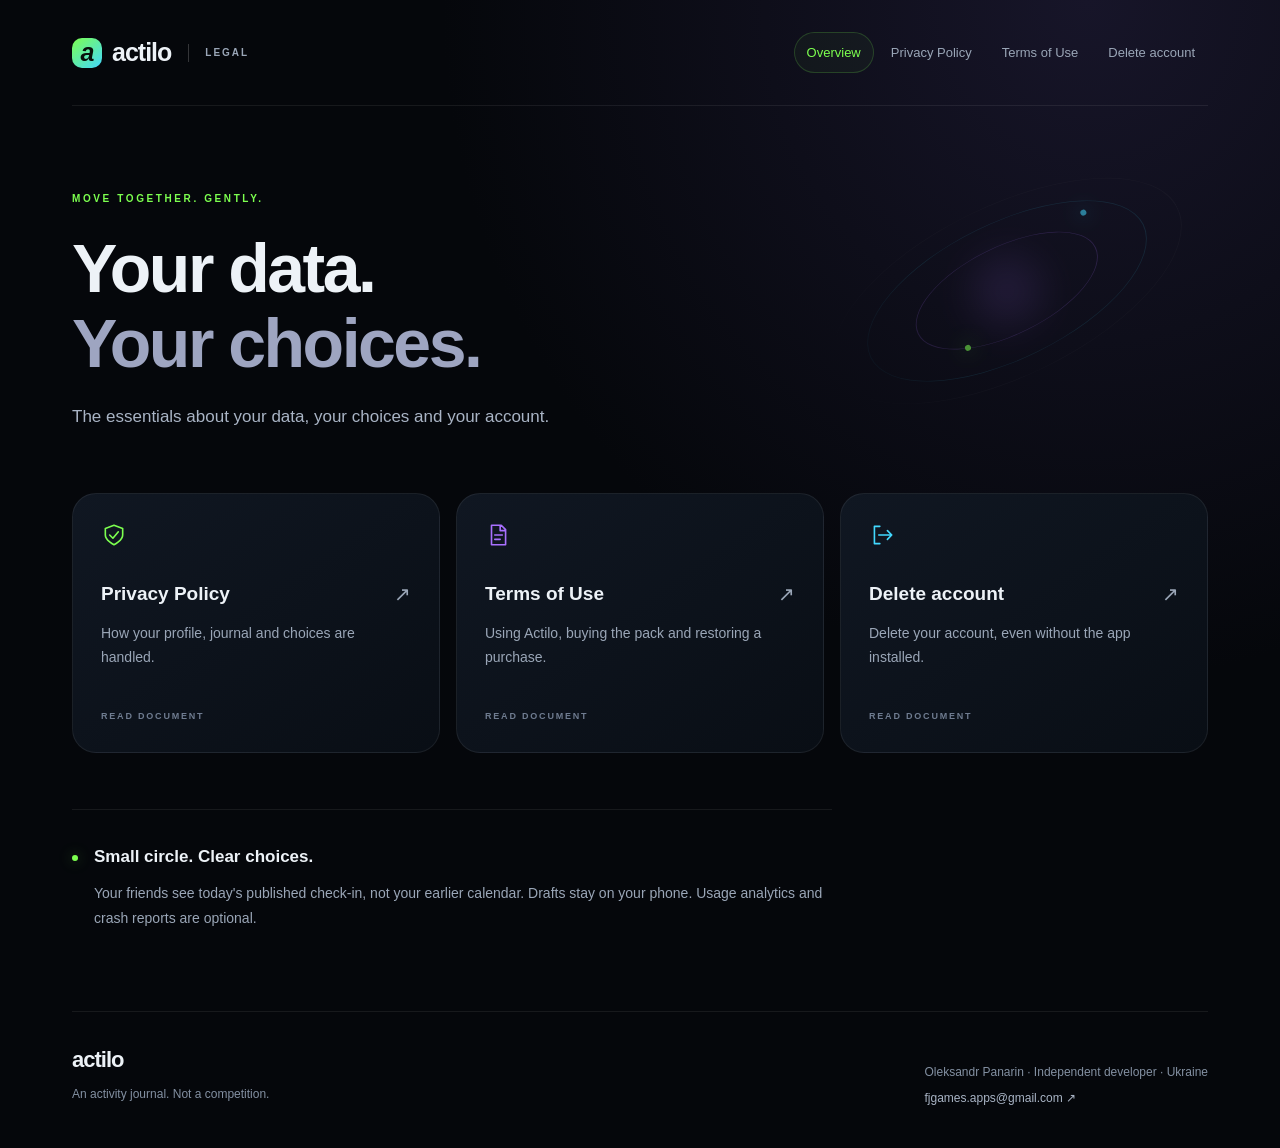
<file: index.html>
<!doctype html>
<html lang="en"><head><meta charset="utf-8"><meta name="viewport" content="width=device-width, initial-scale=1">
<meta name="theme-color" content="#05070b"><meta name="description" content="The essentials about your data, your choices and your account."><title>Legal documents — Actilo</title>
<link rel="stylesheet" href="styles.css"></head><body>
<a class="skip" href="#content">Skip to content</a><div class="wrap">
<header><a class="brand" href="index.html" aria-label="Actilo legal home"><span class="brand-mark" aria-hidden="true">a</span>actilo<span class="brand-label">LEGAL</span></a><nav aria-label="Legal documents"><a href="index.html" aria-current="page">Overview</a>
<a href="privacy-policy.html">Privacy Policy</a>
<a href="terms.html">Terms of Use</a>
<a href="delete-account.html">Delete account</a></nav></header>
<main id="content"><section class="hero"><p class="eyebrow">MOVE TOGETHER. GENTLY.</p><h1>Your data.<br><span>Your choices.</span></h1><p class="lede">The essentials about your data, your choices and your account.</p><div class="orbit-art" aria-hidden="true"><i></i><i></i><i></i><b></b></div></section><ul class="cards"><li><a href="privacy-policy.html"><svg viewBox="0 0 24 24" aria-hidden="true"><path d="M12 3 4 6v6c0 5 8 9 8 9s8-4 8-9V6l-8-3Z"/><path d="m8 12 3 3 5-6"/></svg><span class="card-title">Privacy Policy<b aria-hidden="true">↗</b></span><span>How your profile, journal and choices are handled.</span><small>READ DOCUMENT</small></a></li><li><a href="terms.html"><svg viewBox="0 0 24 24" aria-hidden="true"><path d="M6 3h9l4 4v14H6zM14 3v5h5M9 12h7M9 16h5"/></svg><span class="card-title">Terms of Use<b aria-hidden="true">↗</b></span><span>Using Actilo, buying the pack and restoring a purchase.</span><small>READ DOCUMENT</small></a></li><li><a href="delete-account.html"><svg viewBox="0 0 24 24" aria-hidden="true"><path d="M10 4H5v16h5M9 12h12m-4-4 4 4-4 4"/></svg><span class="card-title">Delete account<b aria-hidden="true">↗</b></span><span>Delete your account, even without the app installed.</span><small>READ DOCUMENT</small></a></li></ul><section class="plain-note"><span class="status-dot"></span><div><h2>Small circle. Clear choices.</h2><p>Your friends see today's published check-in, not your earlier calendar. Drafts stay on your phone. Usage analytics and crash reports are optional.</p></div></section></main>
<footer><div><a class="footer-brand" href="index.html">actilo</a><p>An activity journal. Not a competition.</p></div><div><p>Oleksandr Panarin · Independent developer · Ukraine</p><a href="mailto:fjgames.apps@gmail.com">fjgames.apps@gmail.com ↗</a></div></footer>

</div></body></html>
</file>
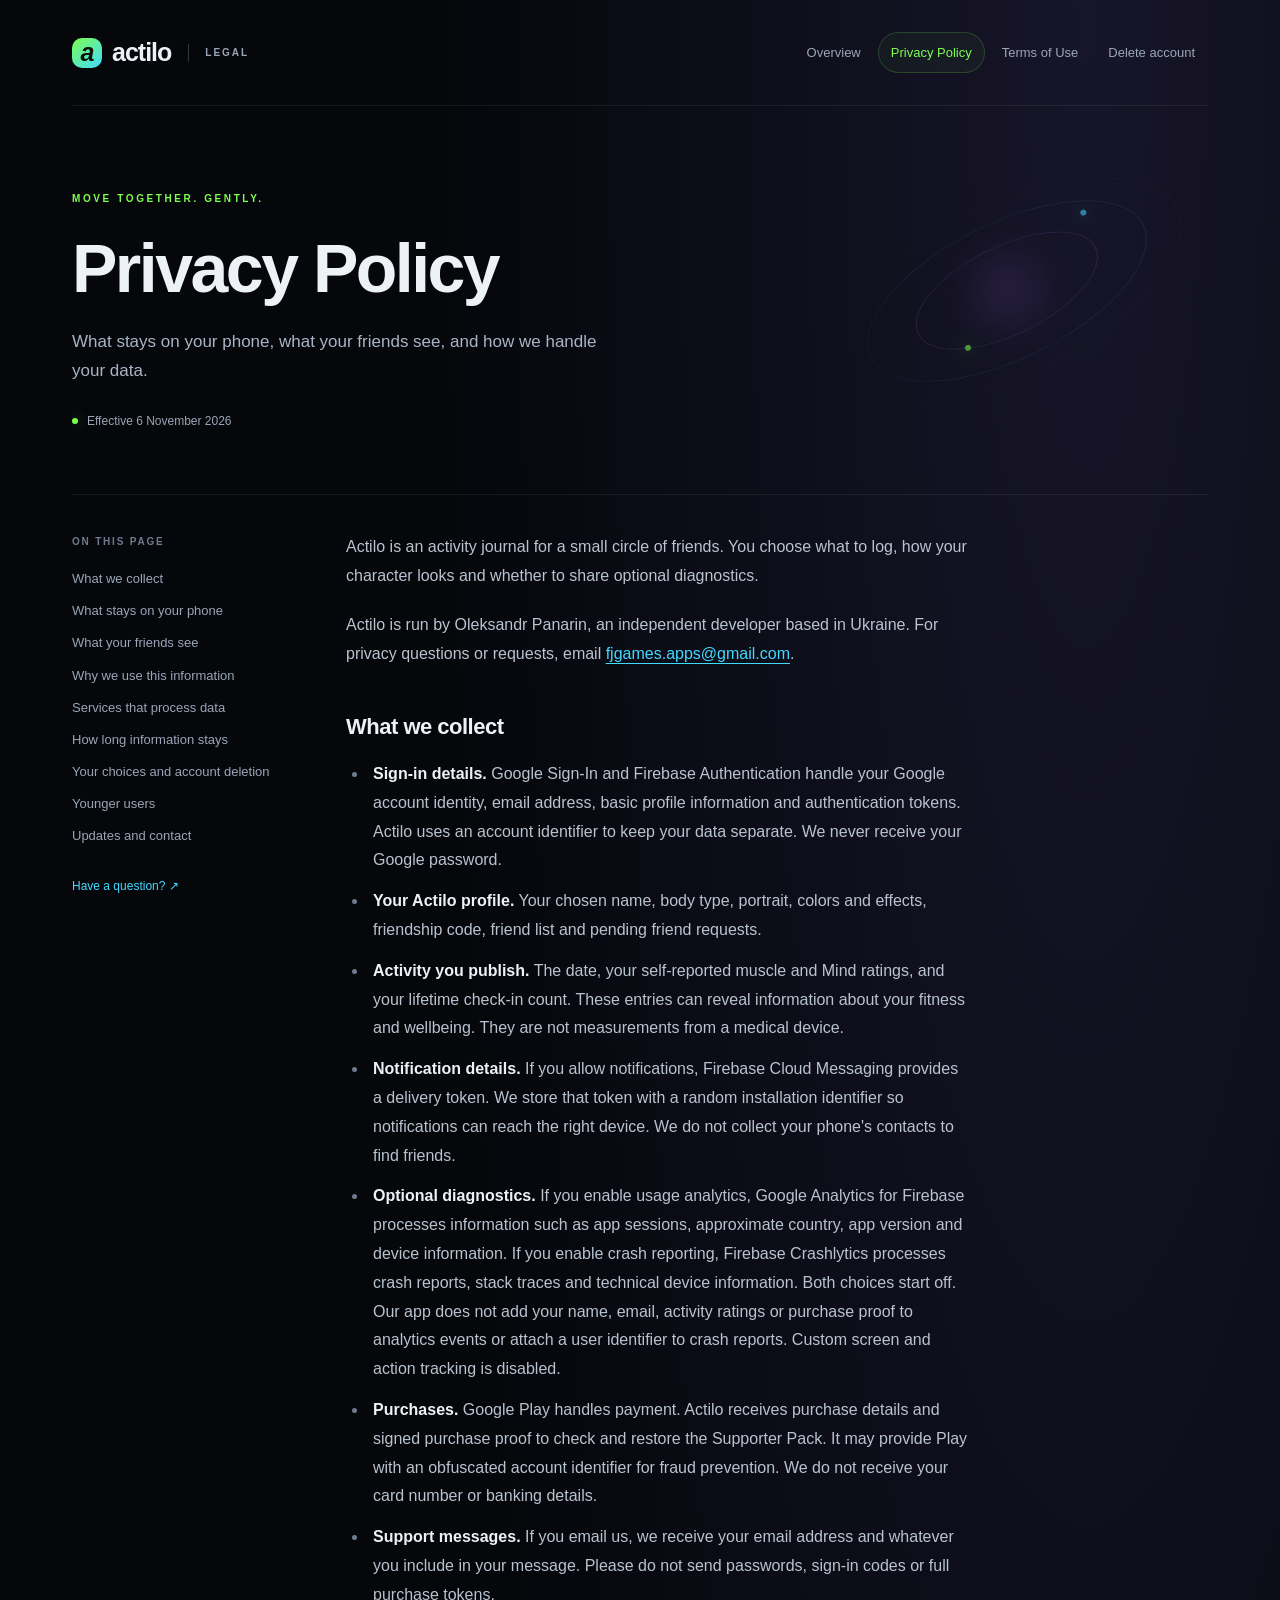
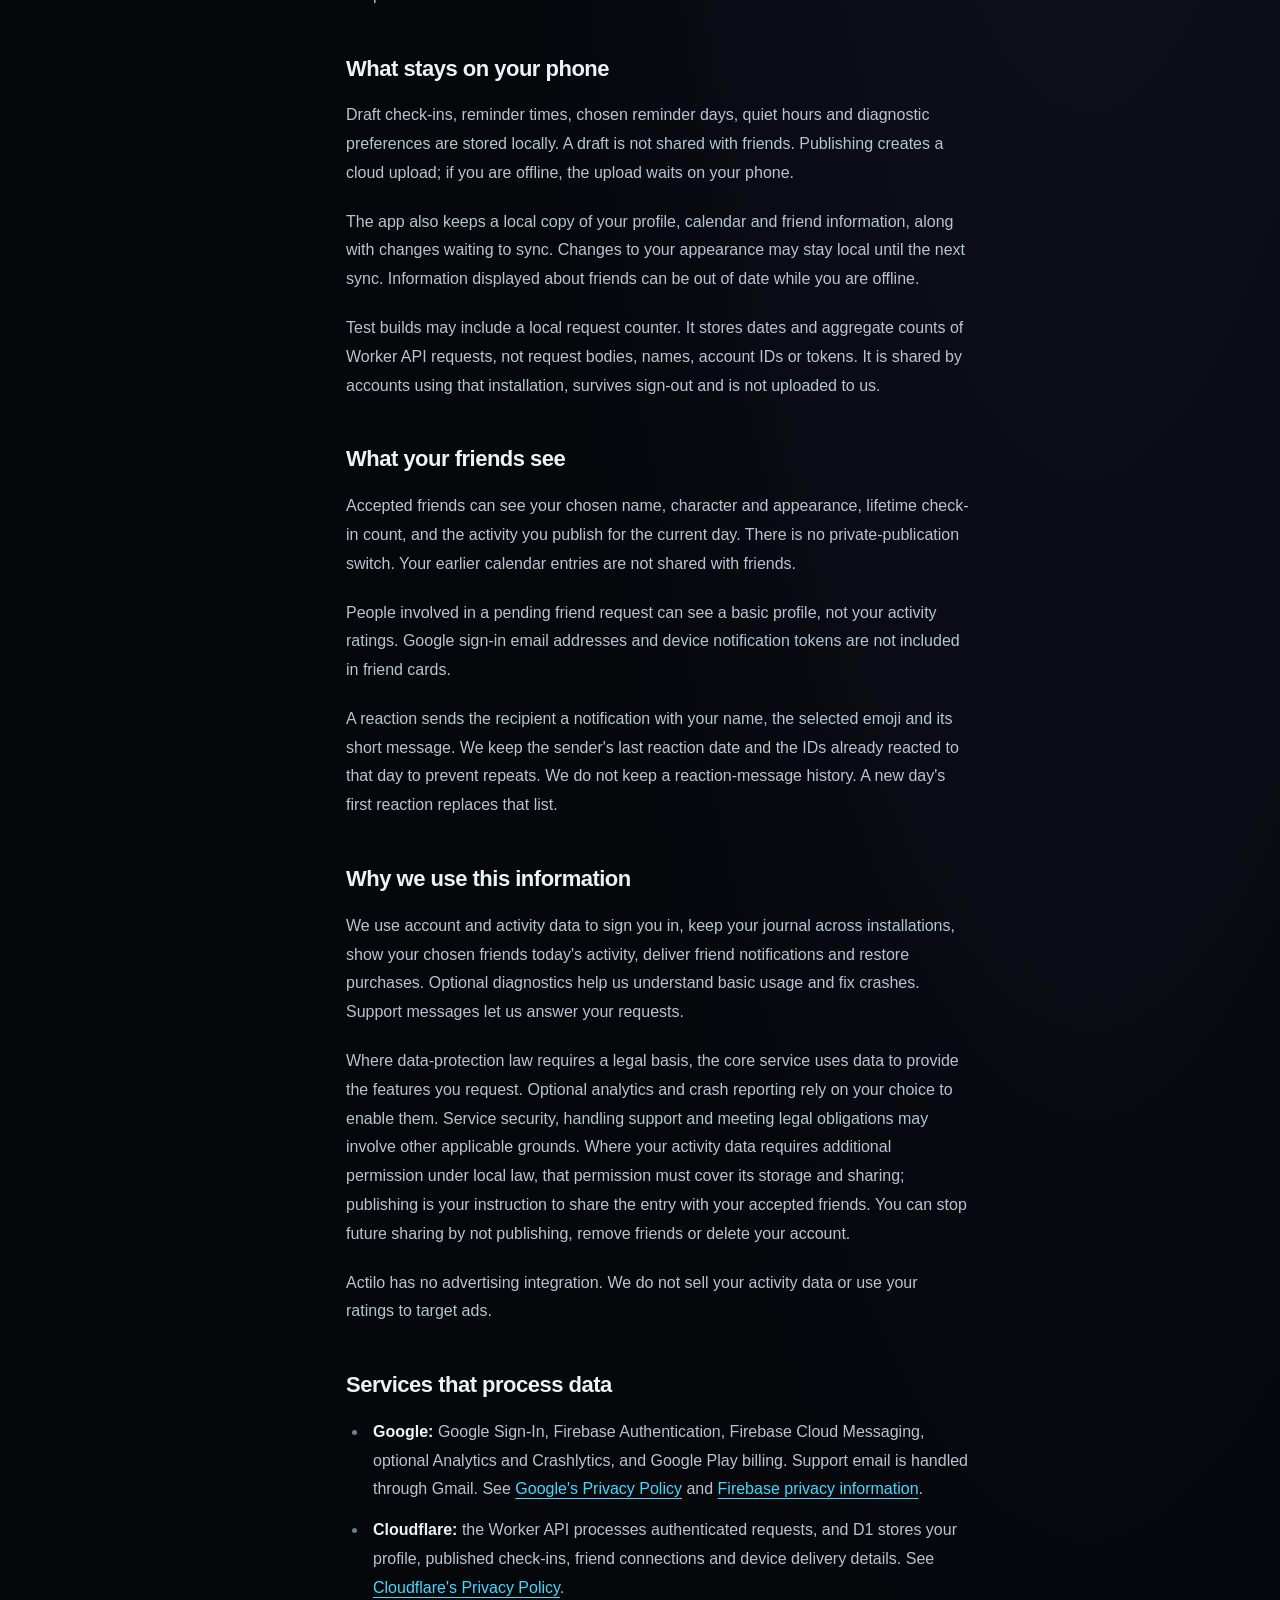
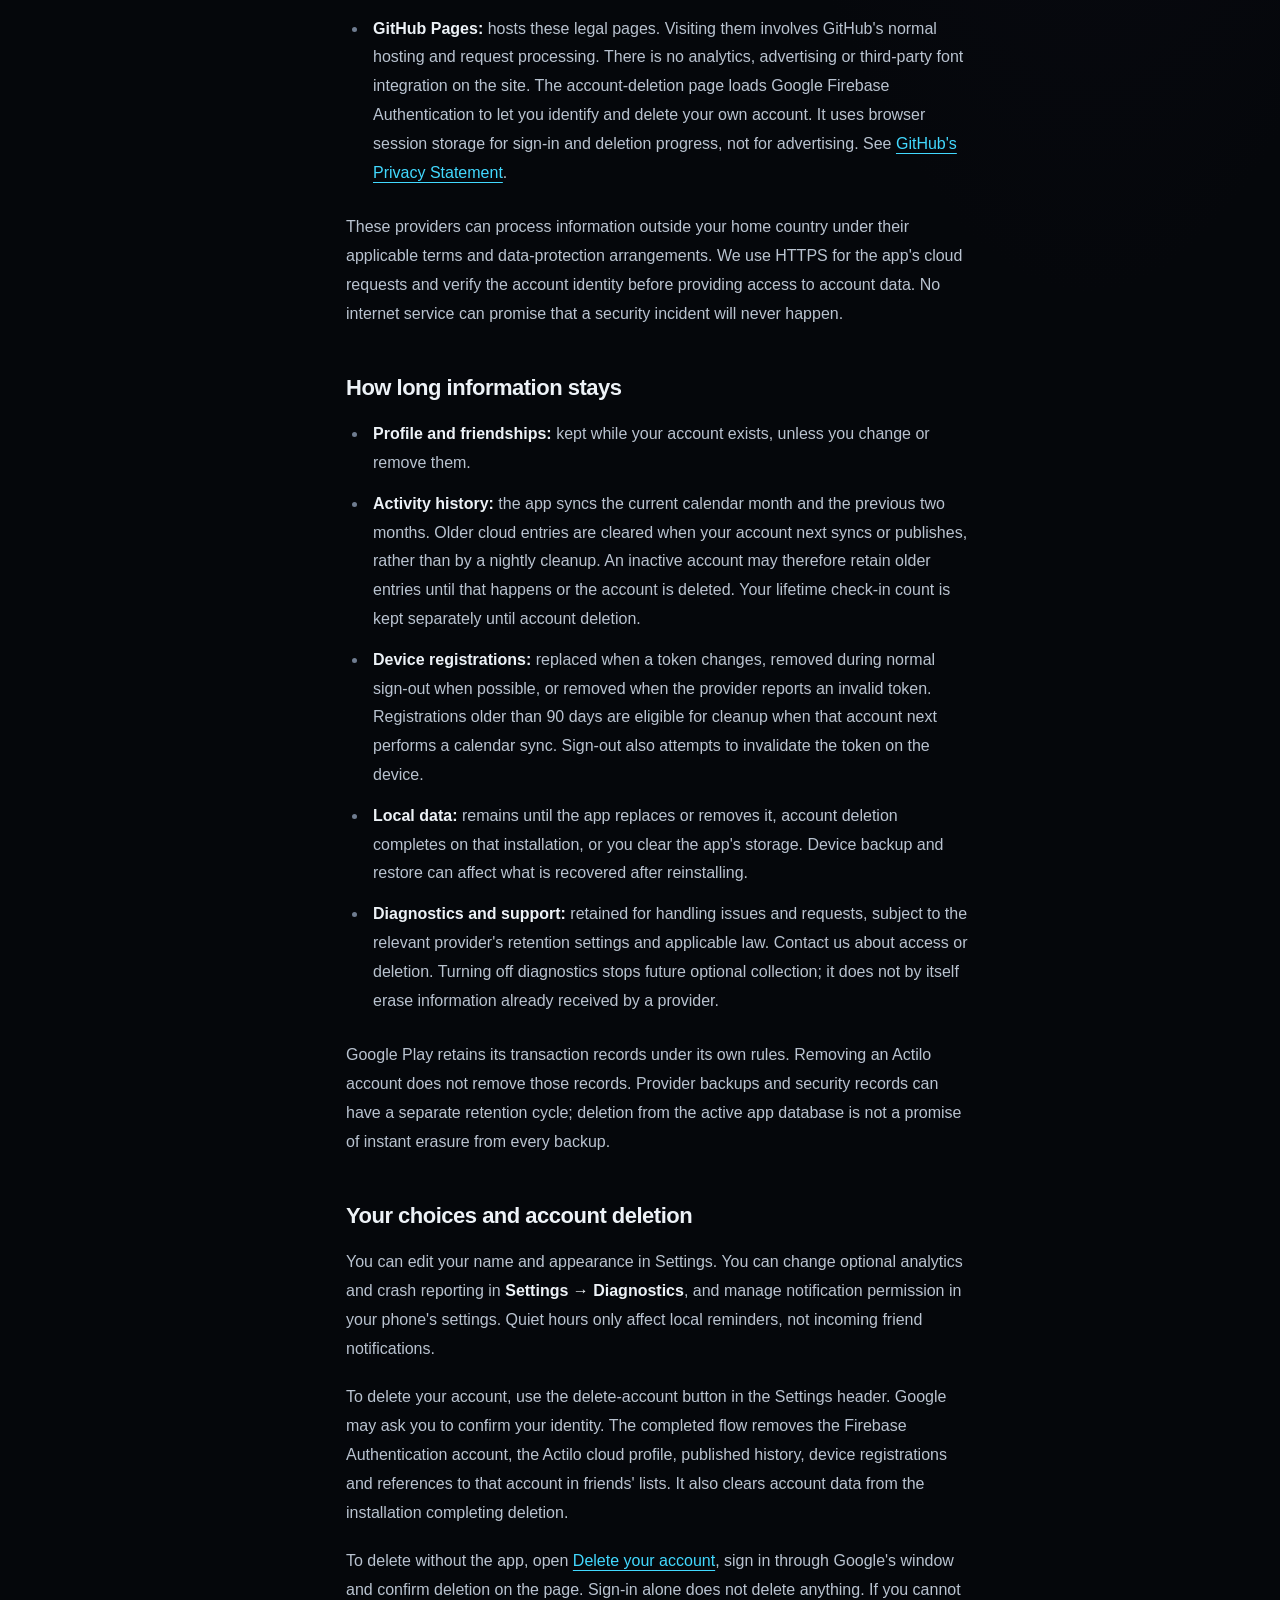
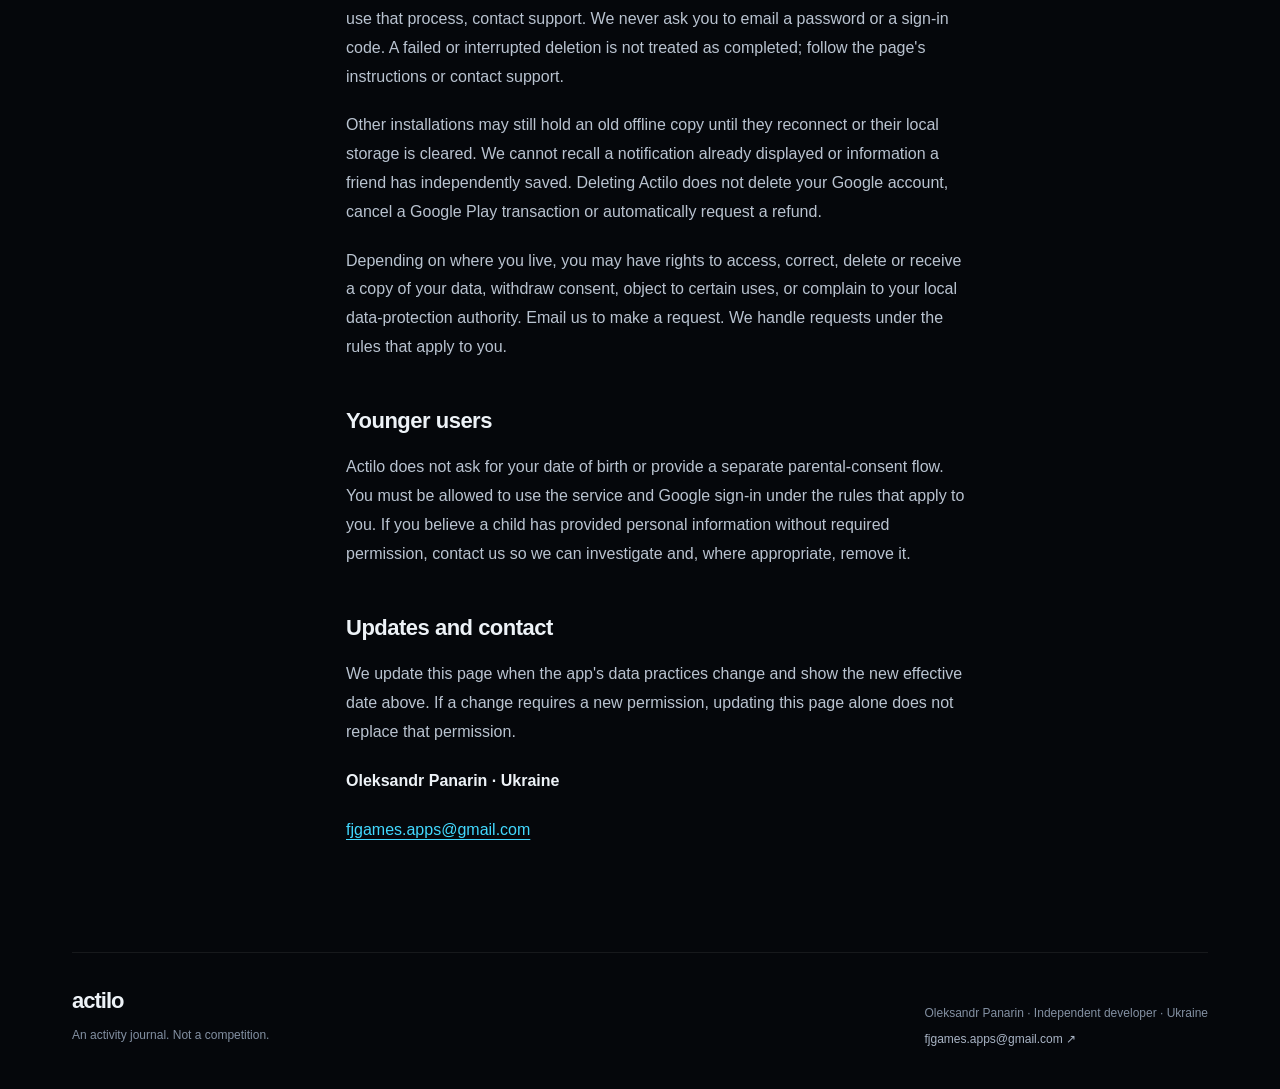
<file: privacy-policy.html>
<!doctype html>
<html lang="en"><head><meta charset="utf-8"><meta name="viewport" content="width=device-width, initial-scale=1">
<meta name="theme-color" content="#05070b"><meta name="description" content="What stays on your phone, what your friends see, and how we handle your data."><title>Privacy Policy — Actilo</title>
<link rel="stylesheet" href="styles.css"></head><body>
<a class="skip" href="#content">Skip to content</a><div class="wrap">
<header><a class="brand" href="index.html" aria-label="Actilo legal home"><span class="brand-mark" aria-hidden="true">a</span>actilo<span class="brand-label">LEGAL</span></a><nav aria-label="Legal documents"><a href="index.html">Overview</a>
<a href="privacy-policy.html" aria-current="page">Privacy Policy</a>
<a href="terms.html">Terms of Use</a>
<a href="delete-account.html">Delete account</a></nav></header>
<main id="content"><section class="hero"><p class="eyebrow">MOVE TOGETHER. GENTLY.</p><h1>Privacy Policy</h1><p class="lede">What stays on your phone, what your friends see, and how we handle your data.</p><p class="effective"><span class="status-dot"></span> Effective 6 November 2026</p><div class="orbit-art" aria-hidden="true"><i></i><i></i><i></i><b></b></div></section><div class="document-layout"><aside class="contents"><p>ON THIS PAGE</p><nav aria-label="On this page"><a href="#what-we-collect">What we collect</a><a href="#what-stays-on-your-phone">What stays on your phone</a><a href="#what-your-friends-see">What your friends see</a><a href="#why-we-use-this-information">Why we use this information</a><a href="#services-that-process-data">Services that process data</a><a href="#how-long-information-stays">How long information stays</a><a href="#your-choices-and-account-deletion">Your choices and account deletion</a><a href="#younger-users">Younger users</a><a href="#updates-and-contact">Updates and contact</a></nav><a class="contact-link" href="mailto:fjgames.apps@gmail.com">Have a question? ↗</a></aside><article class="document"><p>Actilo is an activity journal for a small circle of friends. You choose what to log, how your character looks and whether to share optional diagnostics.</p>
<p>Actilo is run by Oleksandr Panarin, an independent developer based in Ukraine. For privacy questions or requests, email <a href="mailto:fjgames.apps@gmail.com">fjgames.apps@gmail.com</a>.</p>
<h2 id="what-we-collect">What we collect</h2>
<ul>
<li><strong>Sign-in details.</strong> Google Sign-In and Firebase Authentication handle your Google account identity, email address, basic profile information and authentication tokens. Actilo uses an account identifier to keep your data separate. We never receive your Google password.</li>
<li><strong>Your Actilo profile.</strong> Your chosen name, body type, portrait, colors and effects, friendship code, friend list and pending friend requests.</li>
<li><strong>Activity you publish.</strong> The date, your self-reported muscle and Mind ratings, and your lifetime check-in count. These entries can reveal information about your fitness and wellbeing. They are not measurements from a medical device.</li>
<li><strong>Notification details.</strong> If you allow notifications, Firebase Cloud Messaging provides a delivery token. We store that token with a random installation identifier so notifications can reach the right device. We do not collect your phone&#39;s contacts to find friends.</li>
<li><strong>Optional diagnostics.</strong> If you enable usage analytics, Google Analytics for Firebase processes information such as app sessions, approximate country, app version and device information. If you enable crash reporting, Firebase Crashlytics processes crash reports, stack traces and technical device information. Both choices start off. Our app does not add your name, email, activity ratings or purchase proof to analytics events or attach a user identifier to crash reports. Custom screen and action tracking is disabled.</li>
<li><strong>Purchases.</strong> Google Play handles payment. Actilo receives purchase details and signed purchase proof to check and restore the Supporter Pack. It may provide Play with an obfuscated account identifier for fraud prevention. We do not receive your card number or banking details.</li>
<li><strong>Support messages.</strong> If you email us, we receive your email address and whatever you include in your message. Please do not send passwords, sign-in codes or full purchase tokens.</li>
</ul>
<h2 id="what-stays-on-your-phone">What stays on your phone</h2>
<p>Draft check-ins, reminder times, chosen reminder days, quiet hours and diagnostic preferences are stored locally. A draft is not shared with friends. Publishing creates a cloud upload; if you are offline, the upload waits on your phone.</p>
<p>The app also keeps a local copy of your profile, calendar and friend information, along with changes waiting to sync. Changes to your appearance may stay local until the next sync. Information displayed about friends can be out of date while you are offline.</p>
<p>Test builds may include a local request counter. It stores dates and aggregate counts of Worker API requests, not request bodies, names, account IDs or tokens. It is shared by accounts using that installation, survives sign-out and is not uploaded to us.</p>
<h2 id="what-your-friends-see">What your friends see</h2>
<p>Accepted friends can see your chosen name, character and appearance, lifetime check-in count, and the activity you publish for the current day. There is no private-publication switch. Your earlier calendar entries are not shared with friends.</p>
<p>People involved in a pending friend request can see a basic profile, not your activity ratings. Google sign-in email addresses and device notification tokens are not included in friend cards.</p>
<p>A reaction sends the recipient a notification with your name, the selected emoji and its short message. We keep the sender&#39;s last reaction date and the IDs already reacted to that day to prevent repeats. We do not keep a reaction-message history. A new day&#39;s first reaction replaces that list.</p>
<h2 id="why-we-use-this-information">Why we use this information</h2>
<p>We use account and activity data to sign you in, keep your journal across installations, show your chosen friends today&#39;s activity, deliver friend notifications and restore purchases. Optional diagnostics help us understand basic usage and fix crashes. Support messages let us answer your requests.</p>
<p>Where data-protection law requires a legal basis, the core service uses data to provide the features you request. Optional analytics and crash reporting rely on your choice to enable them. Service security, handling support and meeting legal obligations may involve other applicable grounds. Where your activity data requires additional permission under local law, that permission must cover its storage and sharing; publishing is your instruction to share the entry with your accepted friends. You can stop future sharing by not publishing, remove friends or delete your account.</p>
<p>Actilo has no advertising integration. We do not sell your activity data or use your ratings to target ads.</p>
<h2 id="services-that-process-data">Services that process data</h2>
<ul>
<li><strong>Google:</strong> Google Sign-In, Firebase Authentication, Firebase Cloud Messaging, optional Analytics and Crashlytics, and Google Play billing. Support email is handled through Gmail. See <a href="https://policies.google.com/privacy">Google&#39;s Privacy Policy</a> and <a href="https://firebase.google.com/support/privacy">Firebase privacy information</a>.</li>
<li><strong>Cloudflare:</strong> the Worker API processes authenticated requests, and D1 stores your profile, published check-ins, friend connections and device delivery details. See <a href="https://www.cloudflare.com/privacypolicy/">Cloudflare&#39;s Privacy Policy</a>.</li>
<li><strong>GitHub Pages:</strong> hosts these legal pages. Visiting them involves GitHub&#39;s normal hosting and request processing. There is no analytics, advertising or third-party font integration on the site. The account-deletion page loads Google Firebase Authentication to let you identify and delete your own account. It uses browser session storage for sign-in and deletion progress, not for advertising. See <a href="https://docs.github.com/en/site-policy/privacy-policies/github-general-privacy-statement">GitHub&#39;s Privacy Statement</a>.</li>
</ul>
<p>These providers can process information outside your home country under their applicable terms and data-protection arrangements. We use HTTPS for the app&#39;s cloud requests and verify the account identity before providing access to account data. No internet service can promise that a security incident will never happen.</p>
<h2 id="how-long-information-stays">How long information stays</h2>
<ul>
<li><strong>Profile and friendships:</strong> kept while your account exists, unless you change or remove them.</li>
<li><strong>Activity history:</strong> the app syncs the current calendar month and the previous two months. Older cloud entries are cleared when your account next syncs or publishes, rather than by a nightly cleanup. An inactive account may therefore retain older entries until that happens or the account is deleted. Your lifetime check-in count is kept separately until account deletion.</li>
<li><strong>Device registrations:</strong> replaced when a token changes, removed during normal sign-out when possible, or removed when the provider reports an invalid token. Registrations older than 90 days are eligible for cleanup when that account next performs a calendar sync. Sign-out also attempts to invalidate the token on the device.</li>
<li><strong>Local data:</strong> remains until the app replaces or removes it, account deletion completes on that installation, or you clear the app&#39;s storage. Device backup and restore can affect what is recovered after reinstalling.</li>
<li><strong>Diagnostics and support:</strong> retained for handling issues and requests, subject to the relevant provider&#39;s retention settings and applicable law. Contact us about access or deletion. Turning off diagnostics stops future optional collection; it does not by itself erase information already received by a provider.</li>
</ul>
<p>Google Play retains its transaction records under its own rules. Removing an Actilo account does not remove those records. Provider backups and security records can have a separate retention cycle; deletion from the active app database is not a promise of instant erasure from every backup.</p>
<h2 id="your-choices-and-account-deletion">Your choices and account deletion</h2>
<p>You can edit your name and appearance in Settings. You can change optional analytics and crash reporting in <strong>Settings → Diagnostics</strong>, and manage notification permission in your phone&#39;s settings. Quiet hours only affect local reminders, not incoming friend notifications.</p>
<p>To delete your account, use the delete-account button in the Settings header. Google may ask you to confirm your identity. The completed flow removes the Firebase Authentication account, the Actilo cloud profile, published history, device registrations and references to that account in friends&#39; lists. It also clears account data from the installation completing deletion.</p>
<p>To delete without the app, open <a href="https://FluchUA.github.io/Actilo-Legal/delete-account.html">Delete your account</a>, sign in through Google&#39;s window and confirm deletion on the page. Sign-in alone does not delete anything. If you cannot use that process, contact support. We never ask you to email a password or a sign-in code. A failed or interrupted deletion is not treated as completed; follow the page&#39;s instructions or contact support.</p>
<p>Other installations may still hold an old offline copy until they reconnect or their local storage is cleared. We cannot recall a notification already displayed or information a friend has independently saved. Deleting Actilo does not delete your Google account, cancel a Google Play transaction or automatically request a refund.</p>
<p>Depending on where you live, you may have rights to access, correct, delete or receive a copy of your data, withdraw consent, object to certain uses, or complain to your local data-protection authority. Email us to make a request. We handle requests under the rules that apply to you.</p>
<h2 id="younger-users">Younger users</h2>
<p>Actilo does not ask for your date of birth or provide a separate parental-consent flow. You must be allowed to use the service and Google sign-in under the rules that apply to you. If you believe a child has provided personal information without required permission, contact us so we can investigate and, where appropriate, remove it.</p>
<h2 id="updates-and-contact">Updates and contact</h2>
<p>We update this page when the app&#39;s data practices change and show the new effective date above. If a change requires a new permission, updating this page alone does not replace that permission.</p>
<p><strong>Oleksandr Panarin · Ukraine</strong></p>
<p><a href="mailto:fjgames.apps@gmail.com">fjgames.apps@gmail.com</a></p></article></div></main>
<footer><div><a class="footer-brand" href="index.html">actilo</a><p>An activity journal. Not a competition.</p></div><div><p>Oleksandr Panarin · Independent developer · Ukraine</p><a href="mailto:fjgames.apps@gmail.com">fjgames.apps@gmail.com ↗</a></div></footer>

</div></body></html>
</file>
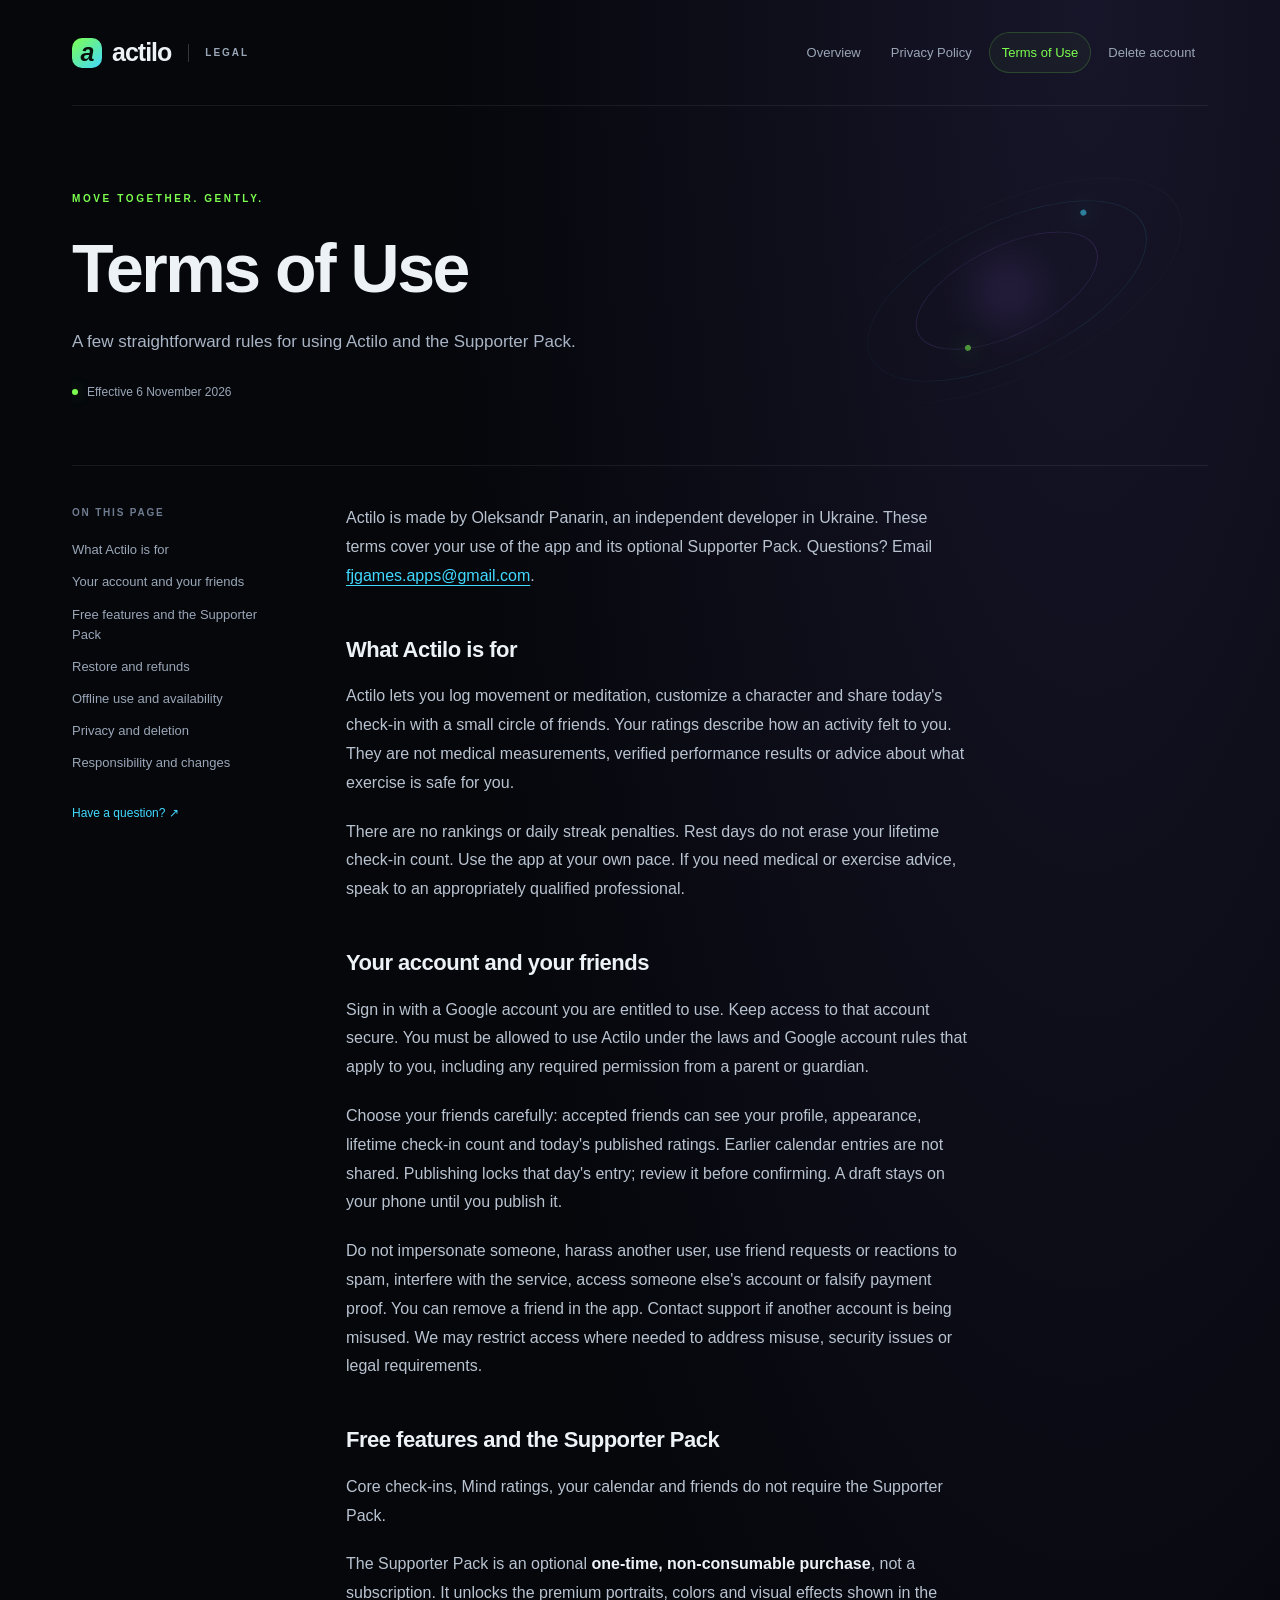
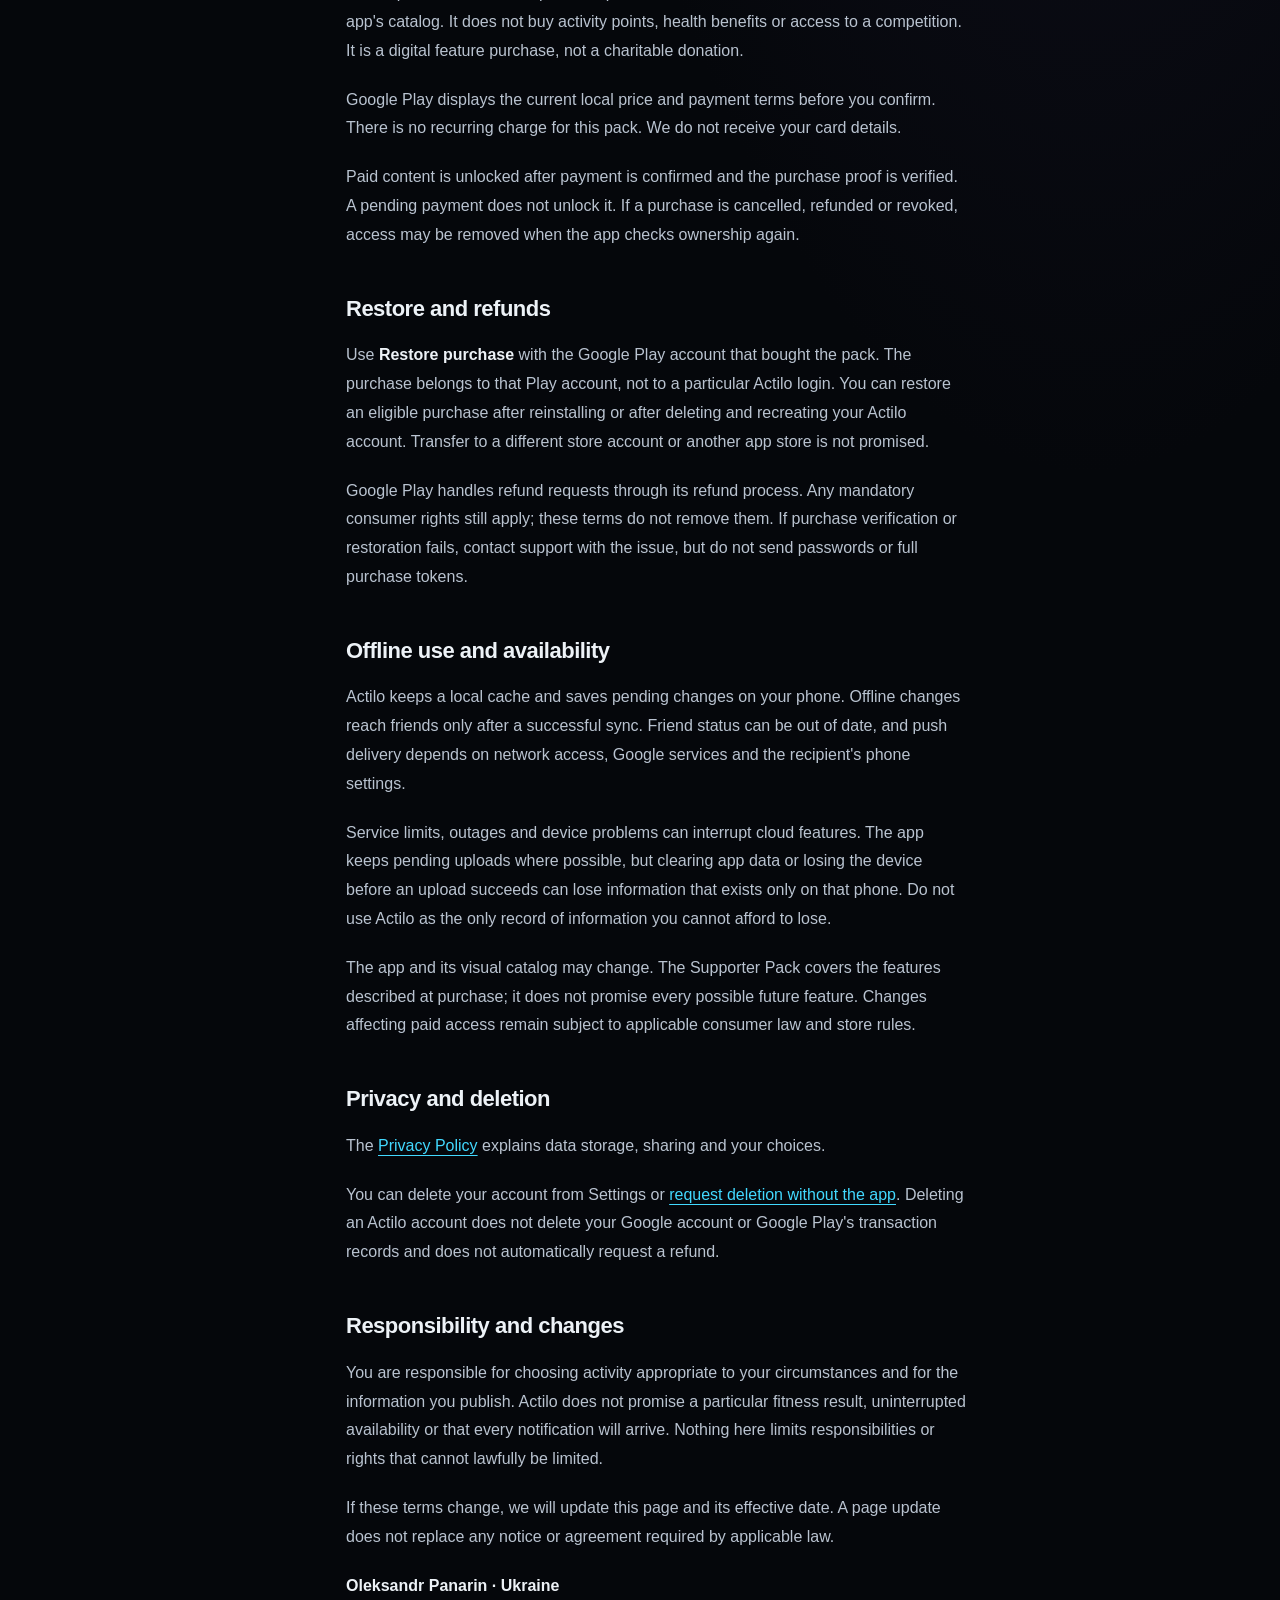
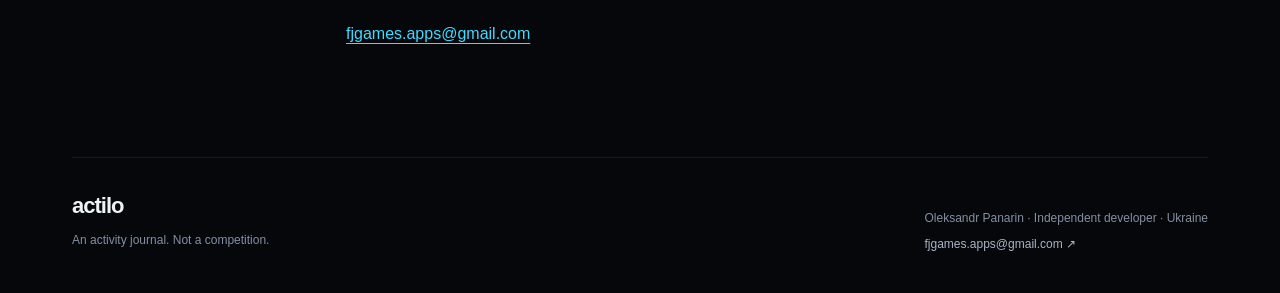
<file: terms.html>
<!doctype html>
<html lang="en"><head><meta charset="utf-8"><meta name="viewport" content="width=device-width, initial-scale=1">
<meta name="theme-color" content="#05070b"><meta name="description" content="A few straightforward rules for using Actilo and the Supporter Pack."><title>Terms of Use — Actilo</title>
<link rel="stylesheet" href="styles.css"></head><body>
<a class="skip" href="#content">Skip to content</a><div class="wrap">
<header><a class="brand" href="index.html" aria-label="Actilo legal home"><span class="brand-mark" aria-hidden="true">a</span>actilo<span class="brand-label">LEGAL</span></a><nav aria-label="Legal documents"><a href="index.html">Overview</a>
<a href="privacy-policy.html">Privacy Policy</a>
<a href="terms.html" aria-current="page">Terms of Use</a>
<a href="delete-account.html">Delete account</a></nav></header>
<main id="content"><section class="hero"><p class="eyebrow">MOVE TOGETHER. GENTLY.</p><h1>Terms of Use</h1><p class="lede">A few straightforward rules for using Actilo and the Supporter Pack.</p><p class="effective"><span class="status-dot"></span> Effective 6 November 2026</p><div class="orbit-art" aria-hidden="true"><i></i><i></i><i></i><b></b></div></section><div class="document-layout"><aside class="contents"><p>ON THIS PAGE</p><nav aria-label="On this page"><a href="#what-actilo-is-for">What Actilo is for</a><a href="#your-account-and-your-friends">Your account and your friends</a><a href="#free-features-and-the-supporter-pack">Free features and the Supporter Pack</a><a href="#restore-and-refunds">Restore and refunds</a><a href="#offline-use-and-availability">Offline use and availability</a><a href="#privacy-and-deletion">Privacy and deletion</a><a href="#responsibility-and-changes">Responsibility and changes</a></nav><a class="contact-link" href="mailto:fjgames.apps@gmail.com">Have a question? ↗</a></aside><article class="document"><p>Actilo is made by Oleksandr Panarin, an independent developer in Ukraine. These terms cover your use of the app and its optional Supporter Pack. Questions? Email <a href="mailto:fjgames.apps@gmail.com">fjgames.apps@gmail.com</a>.</p>
<h2 id="what-actilo-is-for">What Actilo is for</h2>
<p>Actilo lets you log movement or meditation, customize a character and share today&#39;s check-in with a small circle of friends. Your ratings describe how an activity felt to you. They are not medical measurements, verified performance results or advice about what exercise is safe for you.</p>
<p>There are no rankings or daily streak penalties. Rest days do not erase your lifetime check-in count. Use the app at your own pace. If you need medical or exercise advice, speak to an appropriately qualified professional.</p>
<h2 id="your-account-and-your-friends">Your account and your friends</h2>
<p>Sign in with a Google account you are entitled to use. Keep access to that account secure. You must be allowed to use Actilo under the laws and Google account rules that apply to you, including any required permission from a parent or guardian.</p>
<p>Choose your friends carefully: accepted friends can see your profile, appearance, lifetime check-in count and today&#39;s published ratings. Earlier calendar entries are not shared. Publishing locks that day&#39;s entry; review it before confirming. A draft stays on your phone until you publish it.</p>
<p>Do not impersonate someone, harass another user, use friend requests or reactions to spam, interfere with the service, access someone else&#39;s account or falsify payment proof. You can remove a friend in the app. Contact support if another account is being misused. We may restrict access where needed to address misuse, security issues or legal requirements.</p>
<h2 id="free-features-and-the-supporter-pack">Free features and the Supporter Pack</h2>
<p>Core check-ins, Mind ratings, your calendar and friends do not require the Supporter Pack.</p>
<p>The Supporter Pack is an optional <strong>one-time, non-consumable purchase</strong>, not a subscription. It unlocks the premium portraits, colors and visual effects shown in the app&#39;s catalog. It does not buy activity points, health benefits or access to a competition. It is a digital feature purchase, not a charitable donation.</p>
<p>Google Play displays the current local price and payment terms before you confirm. There is no recurring charge for this pack. We do not receive your card details.</p>
<p>Paid content is unlocked after payment is confirmed and the purchase proof is verified. A pending payment does not unlock it. If a purchase is cancelled, refunded or revoked, access may be removed when the app checks ownership again.</p>
<h2 id="restore-and-refunds">Restore and refunds</h2>
<p>Use <strong>Restore purchase</strong> with the Google Play account that bought the pack. The purchase belongs to that Play account, not to a particular Actilo login. You can restore an eligible purchase after reinstalling or after deleting and recreating your Actilo account. Transfer to a different store account or another app store is not promised.</p>
<p>Google Play handles refund requests through its refund process. Any mandatory consumer rights still apply; these terms do not remove them. If purchase verification or restoration fails, contact support with the issue, but do not send passwords or full purchase tokens.</p>
<h2 id="offline-use-and-availability">Offline use and availability</h2>
<p>Actilo keeps a local cache and saves pending changes on your phone. Offline changes reach friends only after a successful sync. Friend status can be out of date, and push delivery depends on network access, Google services and the recipient&#39;s phone settings.</p>
<p>Service limits, outages and device problems can interrupt cloud features. The app keeps pending uploads where possible, but clearing app data or losing the device before an upload succeeds can lose information that exists only on that phone. Do not use Actilo as the only record of information you cannot afford to lose.</p>
<p>The app and its visual catalog may change. The Supporter Pack covers the features described at purchase; it does not promise every possible future feature. Changes affecting paid access remain subject to applicable consumer law and store rules.</p>
<h2 id="privacy-and-deletion">Privacy and deletion</h2>
<p>The <a href="https://FluchUA.github.io/Actilo-Legal/privacy-policy.html">Privacy Policy</a> explains data storage, sharing and your choices.</p>
<p>You can delete your account from Settings or <a href="https://FluchUA.github.io/Actilo-Legal/delete-account.html">request deletion without the app</a>. Deleting an Actilo account does not delete your Google account or Google Play&#39;s transaction records and does not automatically request a refund.</p>
<h2 id="responsibility-and-changes">Responsibility and changes</h2>
<p>You are responsible for choosing activity appropriate to your circumstances and for the information you publish. Actilo does not promise a particular fitness result, uninterrupted availability or that every notification will arrive. Nothing here limits responsibilities or rights that cannot lawfully be limited.</p>
<p>If these terms change, we will update this page and its effective date. A page update does not replace any notice or agreement required by applicable law.</p>
<p><strong>Oleksandr Panarin · Ukraine</strong></p>
<p><a href="mailto:fjgames.apps@gmail.com">fjgames.apps@gmail.com</a></p></article></div></main>
<footer><div><a class="footer-brand" href="index.html">actilo</a><p>An activity journal. Not a competition.</p></div><div><p>Oleksandr Panarin · Independent developer · Ukraine</p><a href="mailto:fjgames.apps@gmail.com">fjgames.apps@gmail.com ↗</a></div></footer>

</div></body></html>
</file>
<file: styles.css>
:root{color-scheme:dark;--bg:#05070b;--panel:#0c121a;--text:#edf2f7;--muted:#9aa6b7;--line:#ffffff12;--lime:#7cff4f;--cyan:#42d9ff;--violet:#a970ff;--danger:#ff7b8c}
*{box-sizing:border-box}html{scroll-behavior:smooth;scroll-padding-top:32px}body{margin:0;background:radial-gradient(ellipse at 85% 0,#171529 0,transparent 42%),var(--bg);color:var(--text);font:16px/1.8 -apple-system,BlinkMacSystemFont,'Segoe UI',sans-serif;-webkit-font-smoothing:antialiased}::selection{background:#7cff4f33;color:white}
a{color:var(--cyan);text-underline-offset:4px;overflow-wrap:anywhere}a:hover{color:#b1efff}a:focus-visible,button:focus-visible,input:focus-visible{outline:2px solid var(--lime);outline-offset:5px}button,input{font:inherit}button{cursor:pointer}button:disabled{cursor:default;opacity:.4}[hidden]{display:none!important}
.wrap{max-width:1184px;margin:auto;padding:0 max(24px,env(safe-area-inset-right)) 0 max(24px,env(safe-area-inset-left))}.skip{position:absolute;top:-100px;left:20px;padding:10px 20px;background:var(--panel);z-index:5}.skip:focus{top:8px}
header{display:flex;align-items:center;justify-content:space-between;gap:24px;padding:30px 0;border-bottom:1px solid var(--line)}.brand{display:flex;align-items:center;gap:10px;color:var(--text);text-decoration:none;font-size:25px;font-weight:800;letter-spacing:-1px}.brand-mark{display:grid;place-items:center;width:30px;height:30px;background:linear-gradient(140deg,var(--lime),#42d9ff);color:#08100a;border-radius:10px;font-size:25px;font-style:italic;line-height:1}.brand-label{margin-left:7px;padding-left:16px;border-left:1px solid #ffffff30;font-size:10px;letter-spacing:2px;color:var(--muted);font-weight:600}header nav{display:flex;gap:4px;flex-wrap:wrap}header nav a{padding:8px 12px;border:1px solid transparent;border-radius:999px;color:var(--muted);font-size:13px;text-decoration:none;white-space:nowrap}header nav a:hover{color:var(--text);background:#ffffff06}header nav a[aria-current=page]{border-color:#7cff4f30;background:#7cff4f0a;color:var(--lime)}
.hero{position:relative;isolation:isolate;padding:84px 0 62px;overflow:hidden}.eyebrow{color:var(--lime);font-size:10px;font-weight:700;letter-spacing:2.6px;margin:0 0 23px}.hero h1{position:relative;z-index:1;max-width:850px;font-size:clamp(36px,6vw,68px);line-height:1.1;letter-spacing:-2.5px;font-weight:650;margin:0 0 22px}.hero h1 span{color:#9ea5c1}.lede{position:relative;z-index:1;max-width:530px;color:#a9b4c5;font-size:17px;line-height:1.7;margin:0}.effective{margin:25px 0 0;color:var(--muted);font-size:12px;display:flex;align-items:center;gap:9px}.status-dot{display:inline-block;flex:none;width:6px;height:6px;border-radius:50%;background:var(--lime);box-shadow:0 0 14px #7cff4f66}.orbit-art{position:absolute;z-index:-1;right:1%;top:30px;width:380px;height:310px;opacity:.55;transform:rotate(-26deg);mask-image:linear-gradient(90deg,transparent,#000 30%)}.orbit-art i{position:absolute;inset:24%;border:1px solid #a970ff55;border-radius:50%;transform:scaleY(.55)}.orbit-art i:nth-child(2){inset:10%;border-color:#42d9ff33}.orbit-art i:nth-child(3){inset:0;border-color:#ffffff0d}.orbit-art b{position:absolute;inset:34%;border-radius:50%;background:radial-gradient(circle,#a970ff44,transparent 70%);filter:blur(15px)}.orbit-art::before,.orbit-art::after{content:'';position:absolute;width:6px;height:6px;border-radius:50%;background:var(--cyan);box-shadow:0 0 20px var(--cyan);top:37%;right:22%}.orbit-art::after{background:var(--lime);box-shadow:0 0 20px var(--lime);top:60%;right:65%}
.cards{display:grid;grid-template-columns:repeat(3,minmax(0,1fr));gap:16px;list-style:none;padding:0;margin:0 0 56px}.cards li{margin:0}.cards a{display:flex;flex-direction:column;min-height:260px;padding:28px;border:1px solid var(--line);border-radius:24px;background:linear-gradient(145deg,#101722,#090e15);color:var(--text);text-decoration:none;transition:transform .18s,border-color .18s}.cards a:hover{transform:translateY(-4px);border-color:#7cff4f55}.cards svg{width:26px;height:26px;fill:none;stroke:var(--lime);stroke-width:1.5;stroke-linecap:round;stroke-linejoin:round;margin-bottom:28px}.cards li:nth-child(2) svg{stroke:var(--violet)}.cards li:nth-child(3) svg{stroke:var(--cyan)}.card-title{display:flex;justify-content:space-between;align-items:center;gap:10px;font-size:19px;font-weight:650;margin-bottom:10px}.card-title b{font-size:20px;font-weight:400;color:var(--muted)}.cards span:not(.card-title){font-size:14px;color:var(--muted);line-height:1.7}.cards small{margin-top:auto;padding-top:24px;font-size:9px;color:#6f7c90;letter-spacing:1.8px;font-weight:650}.plain-note{display:flex;gap:16px;align-items:flex-start;border-top:1px solid var(--line);padding:32px 0 0;max-width:760px}.plain-note .status-dot{margin-top:13px}.plain-note h2{font-size:17px;margin:0 0 8px;font-weight:600}.plain-note p{color:var(--muted);font-size:14px;margin:0}
.document-layout{display:grid;grid-template-columns:210px minmax(0,1fr);gap:64px;align-items:start;border-top:1px solid var(--line);padding-top:38px}.contents{position:sticky;top:30px}.contents>p{font-size:10px;color:#6f7c90;letter-spacing:1.8px;font-weight:700;margin:0 0 18px}.contents nav{display:flex;flex-direction:column;gap:12px}.contents nav a{font-size:13px;line-height:1.55;color:var(--muted);text-decoration:none}.contents nav a:hover{color:var(--lime)}.contact-link{display:block;margin-top:30px;font-size:12px;text-decoration:none}.document{max-width:70ch;min-width:0;padding-bottom:8px}.document p{margin:0 0 20px;color:#b9c3d0;overflow-wrap:anywhere}.document h2{scroll-margin-top:32px;font-size:22px;letter-spacing:-.5px;line-height:1.35;font-weight:600;color:var(--text);margin:44px 0 18px}.document h2:first-child{margin-top:0}.document ul,.document ol{padding-left:22px;margin:0 0 26px;color:#b9c3d0}.document li{padding-left:5px;margin:12px 0}.document li::marker{color:#6f7c90}.document strong{font-weight:600;color:#edf2f7}.document code{background:#ffffff08;border-radius:5px;padding:2px 5px}
.delete-widget{max-width:800px;padding:30px;border:1px solid #42d9ff35;border-radius:24px;background:linear-gradient(125deg,#42d9ff08,#a970ff06),var(--panel);margin:0 0 48px}.widget-heading{display:flex;align-items:center;gap:10px;font-size:10px;letter-spacing:2px;color:var(--cyan);font-weight:650}.widget-heading .status-dot{background:var(--cyan)}.delete-widget h2{font-size:24px;letter-spacing:-.6px;line-height:1.3;margin:18px 0 12px}.delete-widget p{color:var(--muted);font-size:14px;max-width:60ch}.button{display:inline-flex;align-items:center;justify-content:center;gap:24px;min-height:48px;padding:12px 20px;border-radius:14px;border:1px solid #7cff4f55;background:linear-gradient(100deg,#7cff4f,#61db5c);color:#071007;font-size:14px;font-weight:650;text-decoration:none;transition:filter .15s}.button:hover{filter:brightness(1.08)}.button-row{display:flex;flex-wrap:wrap;gap:12px}.button.secondary{background:transparent;color:var(--muted);border-color:#ffffff20}.button.danger{color:#ffc7d0;border-color:#ff586866;background:#ff586816}.confirmation{display:flex;align-items:flex-start;gap:12px;font-size:14px;color:#d2dae5;margin:22px 0;max-width:60ch}.confirmation input{margin-top:6px;flex:none;width:18px;height:18px;accent-color:var(--cyan)}#account-email{color:var(--text);font-weight:600}#deletion-status{min-height:24px;margin:16px 0 0}#deletion-status[data-state=error]{color:#ff9dab}#deletion-status[data-state=success]{color:var(--lime)}#deletion-status[data-state=busy]::before{content:'';display:inline-block;width:12px;height:12px;border-radius:50%;border:2px solid #42d9ff30;border-top-color:var(--cyan);margin-right:9px;vertical-align:-2px;animation:spin .8s linear infinite}@keyframes spin{to{transform:rotate(360deg)}}
footer{display:flex;justify-content:space-between;gap:24px;align-items:flex-end;margin-top:80px;border-top:1px solid var(--line);padding:28px 0 38px;color:#8390a2;font-size:12px}.footer-brand{font-size:22px;font-weight:700;color:var(--text);letter-spacing:-1px;text-decoration:none}footer p{margin:4px 0}footer a:not(.footer-brand){color:#a9b4c5;text-decoration:none}
@media(max-width:850px){header{align-items:flex-start;flex-direction:column;gap:18px}.document-layout{grid-template-columns:165px minmax(0,1fr);gap:32px}.cards{gap:12px}.cards a{padding:22px;min-height:280px}.card-title{font-size:17px}.hero{padding:64px 0 48px}}
@media(max-width:600px){.wrap{padding-left:max(20px,env(safe-area-inset-left));padding-right:max(20px,env(safe-area-inset-right))}header{padding:24px 0 20px;gap:20px}header nav{gap:4px;width:100%}header nav a{font-size:11px;padding:6px 8px}.hero{padding:48px 0 38px}.hero h1{font-size:42px;letter-spacing:-1.8px}.hero .lede{font-size:15px;max-width:32ch}.hero .orbit-art{right:-180px;top:15px;opacity:.38}.eyebrow{font-size:9px;letter-spacing:2px}.cards{grid-template-columns:1fr;gap:12px;margin-bottom:32px}.cards a{min-height:0;padding:23px}.cards svg{margin-bottom:18px}.card-title{font-size:19px}.cards small{padding-top:18px}.document-layout{display:block;padding-top:24px}.contents{position:static;margin-bottom:30px;padding-bottom:24px;border-bottom:1px solid var(--line)}.contents nav{display:grid;grid-template-columns:repeat(2,minmax(0,1fr));gap:12px 18px}.contents nav a{font-size:12px}.contents .contact-link{margin-top:20px}.document{font-size:15px;line-height:1.85}.document h2{font-size:21px;margin-top:34px}.delete-widget{padding:22px;margin-bottom:30px}.delete-widget h2{font-size:23px}.button-row{flex-direction:column}.button{width:100%;gap:14px}.plain-note{padding-top:25px}footer{flex-direction:column;align-items:flex-start;margin-top:48px;gap:16px;padding-bottom:max(30px,env(safe-area-inset-bottom))}}
@media(prefers-reduced-motion:reduce){html{scroll-behavior:auto}.cards a,.button{transition:none}#deletion-status[data-state=busy]::before{animation:none}}
@media print{body{background:white;color:black}.hero h1,.document p,.document strong,.document h2,.document li{color:black}.orbit-art,.contents,.delete-widget,header nav{display:none}.document-layout{display:block}.wrap{max-width:none}footer{border-color:#aaa}.document a{color:black}}
</file>
